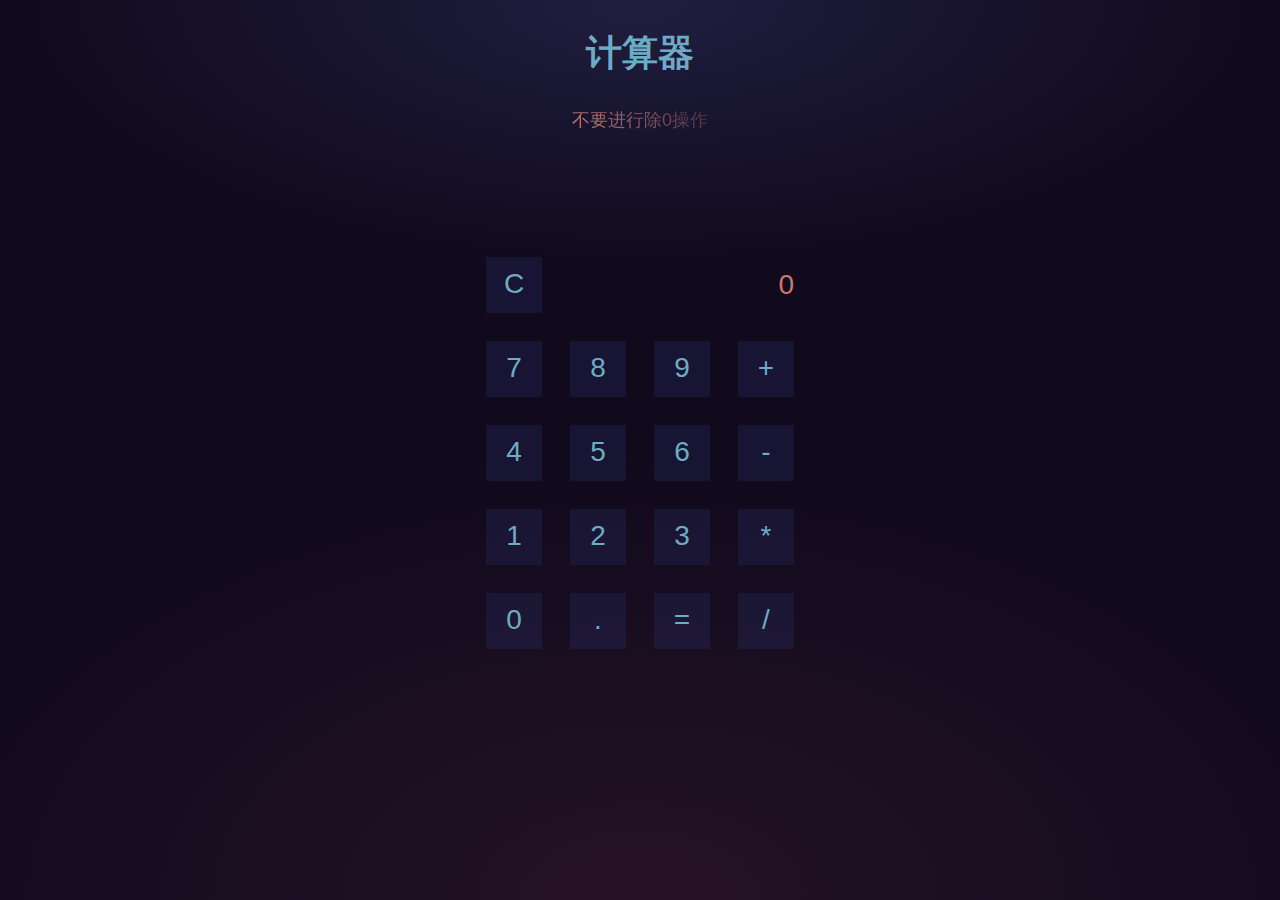
<file: calculator.html>
<!DOCTYPE html>
<html lang="zh">
<head>
	<meta charset="UTF-8">
	<meta http-equiv="X-UA-Compatible" content="IE=edge,chrome=1"> 
	<meta name="viewport" content="width=device-width, initial-scale=1.0">
	<title>计算器</title>
	<link rel="stylesheet" type="text/css" href="css/normalize.css">
	<link rel="stylesheet" href="css/style.css">
</head>
<body>
	<h1>计算器</h1>
		<p class="warning">不要进行除0操作</p>

		<div id="calculator" class="calculator">

		  <button id="clear" class="clear">C</button>

		  <div id="viewer" class="viewer">0</div>

		  <button class="num" data-num="7">7</button>
		  <button class="num" data-num="8">8</button>
		  <button class="num" data-num="9">9</button>
		  <button data-ops="加上" class="ops">+</button>

		  <button class="num" data-num="4">4</button>
		  <button class="num" data-num="5">5</button>
		  <button class="num" data-num="6">6</button>
		  <button data-ops="减去" class="ops">-</button>

		  <button class="num" data-num="1">1</button>
		  <button class="num" data-num="2">2</button>
		  <button class="num" data-num="3">3</button>
		  <button data-ops="乘以" class="ops">*</button>

		  <button class="num" data-num="0">0</button>
		  <button class="num" data-num=".">.</button>
		  <button id="equals" class="equals" data-result="">=</button>
		  <button data-ops="除以" class="ops">/</button>
		</div>

		<button id="reset" class="reset">Reset Universe?</button>
	
	<script src="js/calculator.js" type="text/javascript"></script>
</body>
</html>
</file>
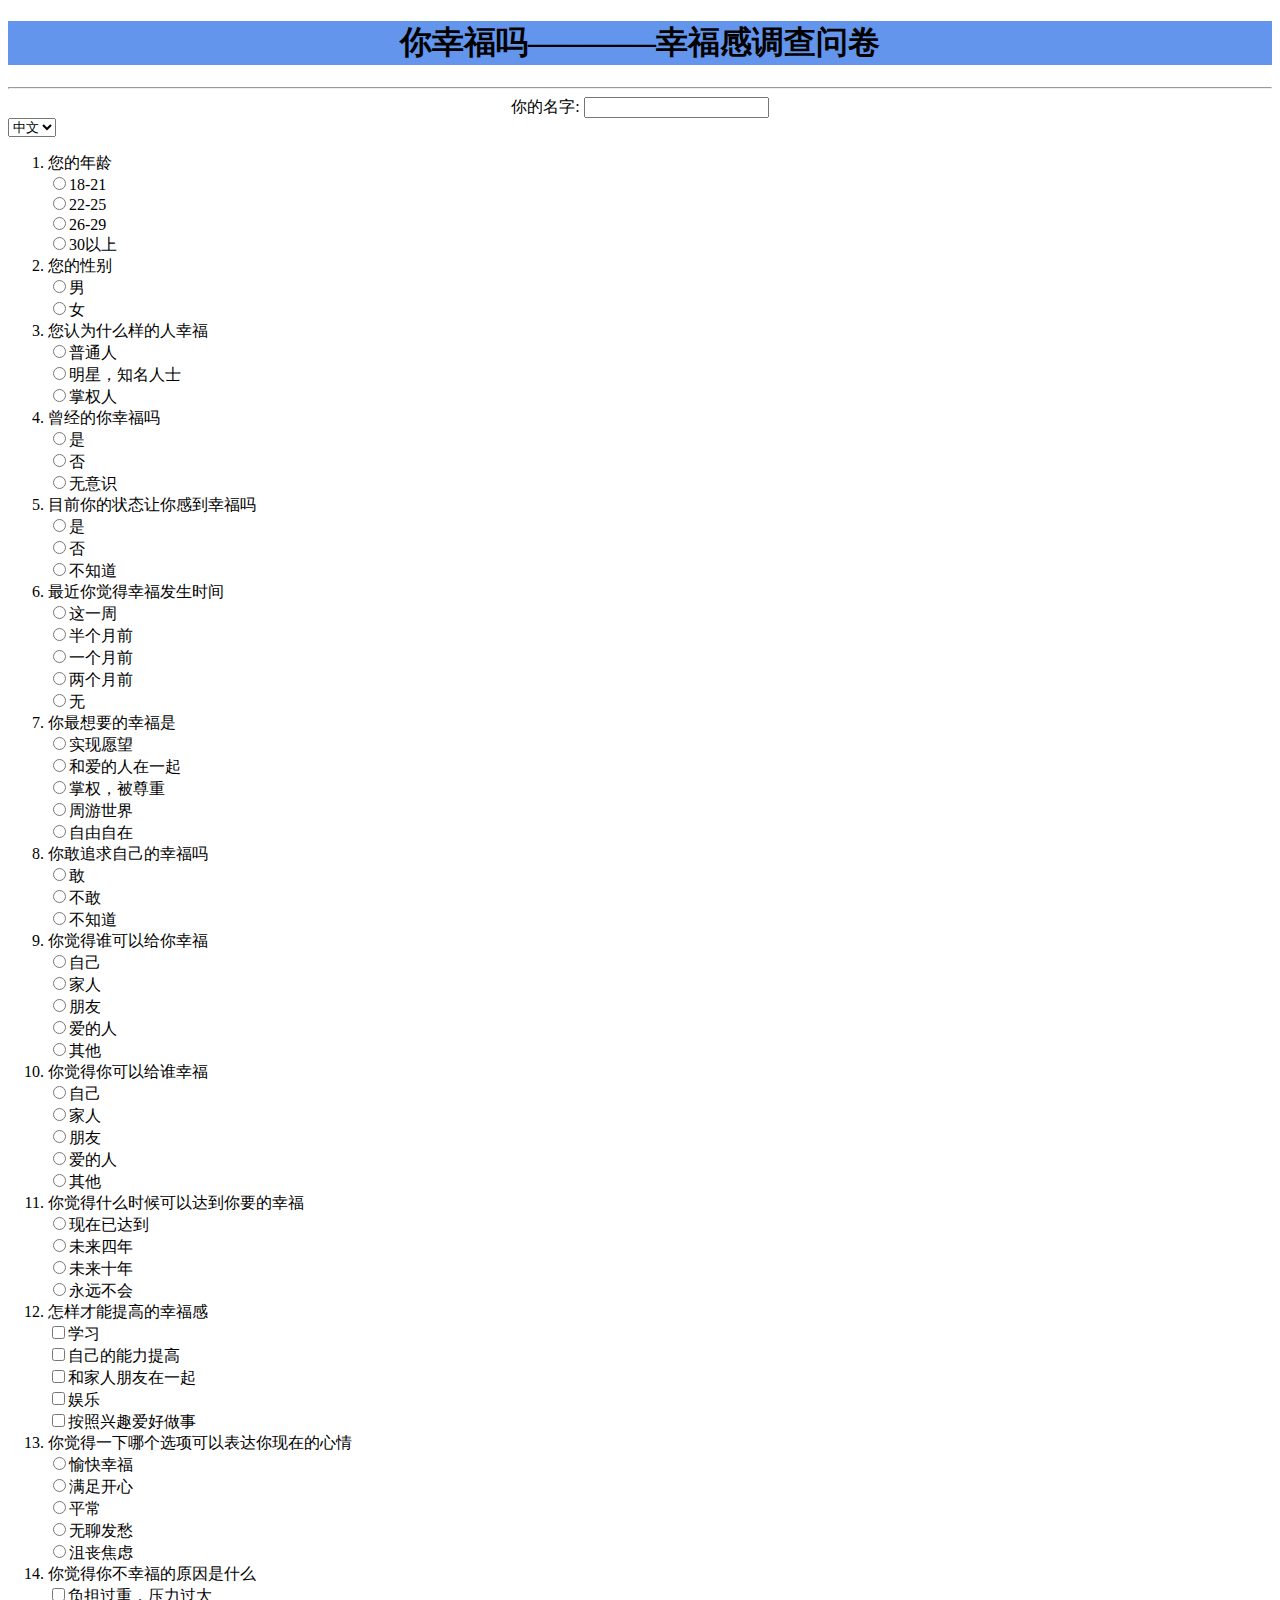
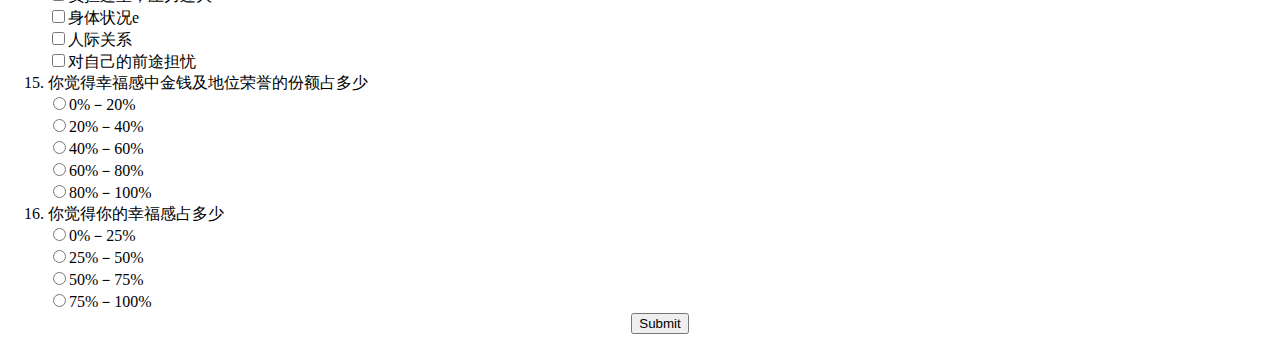
<file: Questionary.html>
<!DOCTYPE html>
<html>
<head>
<meta charset="utf-8">
<title>调查表</title>
</head>
<body>
<h1 align="center" style="background-color:#6495ED">你幸福吗————幸福感调查问卷</h1>
<hr>
<form align="center">
你的名字: <input type="text" name="firstname"><br>
</form>
<select name="cars">
<option value="volvo">中文</option>
<option value="saab">英文</option>
<option value="fiat">日文</option>
</select>
<ol>
  <li>您的年龄</li>
  <form action="">
<input type="radio" name="sex" value="male">18-21<br>
<input type="radio" name="sex" value="male">22-25<br>
<input type="radio" name="sex" value="male">26-29<br>
<input type="radio" name="sex" value="male">30以上<br>
</form> 
  <li>您的性别</li>
  <form action="">
<input type="radio" name="sex" value="male">男<br>
<input type="radio" name="sex" value="male">女<br>
</form> 
  <li>您认为什么样的人幸福</li>
  <form action="">
<input type="radio" name="sex" value="male">普通人<br>
<input type="radio" name="sex" value="male">明星，知名人士<br>
<input type="radio" name="sex" value="male">掌权人<br>
</form> 
  <li>曾经的你幸福吗</li>
  <form action="">
<input type="radio" name="sex" value="male">是<br>
<input type="radio" name="sex" value="male">否<br>
<input type="radio" name="sex" value="male">无意识<br>
</form> 
  <li>目前你的状态让你感到幸福吗</li>
  <form action="">
<input type="radio" name="sex" value="male">是<br>
<input type="radio" name="sex" value="male">否<br>
<input type="radio" name="sex" value="male">不知道<br>
</form> 
  <li>最近你觉得幸福发生时间</li>
  <form action="">
<input type="radio" name="sex" value="male">这一周<br>
<input type="radio" name="sex" value="male">半个月前<br>
<input type="radio" name="sex" value="male">一个月前<br>
<input type="radio" name="sex" value="male">两个月前<br>
<input type="radio" name="sex" value="male">无<br>
</form> 
  <li>你最想要的幸福是</li>
  <form action="">
<input type="radio" name="sex" value="male">实现愿望<br>
<input type="radio" name="sex" value="male">和爱的人在一起<br>
<input type="radio" name="sex" value="male">掌权，被尊重<br>
<input type="radio" name="sex" value="male">周游世界<br>
<input type="radio" name="sex" value="male">自由自在<br>
</form> 
  <li>你敢追求自己的幸福吗</li>
  <form action="">
<input type="radio" name="sex" value="male">敢<br>
<input type="radio" name="sex" value="male">不敢<br>
<input type="radio" name="sex" value="male">不知道<br>
</form> 
  <li>你觉得谁可以给你幸福</li>
  <form action="">
<input type="radio" name="sex" value="male">自己<br>
<input type="radio" name="sex" value="male">家人<br>
<input type="radio" name="sex" value="male">朋友<br>
<input type="radio" name="sex" value="male">爱的人<br>
<input type="radio" name="sex" value="male">其他<br>
</form> 
  <li>你觉得你可以给谁幸福</li>
  <form action="">
<input type="radio" name="sex" value="male">自己<br>
<input type="radio" name="sex" value="male">家人<br>
<input type="radio" name="sex" value="male">朋友<br>
<input type="radio" name="sex" value="male">爱的人<br>
<input type="radio" name="sex" value="male">其他<br>
</form> 
  <li>你觉得什么时候可以达到你要的幸福</li>
  <form action="">
<input type="radio" name="sex" value="male">现在已达到<br>
<input type="radio" name="sex" value="male">未来四年<br>
<input type="radio" name="sex" value="male">未来十年<br>
<input type="radio" name="sex" value="male">永远不会<br>
</form> 
  <li>怎样才能提高的幸福感</li>
  <form action="">
<input type="checkbox" name="vehicle" value="Bike">学习<br>
<input type="checkbox" name="vehicle" value="Bike">自己的能力提高<br>
<input type="checkbox" name="vehicle" value="Bike">和家人朋友在一起<br>
<input type="checkbox" name="vehicle" value="Bike">娱乐<br>
<input type="checkbox" name="vehicle" value="Bike">按照兴趣爱好做事<br>
</form>
  <li>你觉得一下哪个选项可以表达你现在的心情</li>
  <form action="">
<input type="radio" name="sex" value="male">愉快幸福<br>
<input type="radio" name="sex" value="male">满足开心<br>
<input type="radio" name="sex" value="male">平常<br>
<input type="radio" name="sex" value="male">无聊发愁<br>
<input type="radio" name="sex" value="male">沮丧焦虑<br>
</form> 
  <li>你觉得你不幸福的原因是什么</li>
  <form action="">
<input type="checkbox" name="vehicle" value="Bike">负担过重，压力过大<br>
<input type="checkbox" name="vehicle" value="Bike">身体状况e<br>
<input type="checkbox" name="vehicle" value="Bike">人际关系<br>
<input type="checkbox" name="vehicle" value="Bike">对自己的前途担忧<br>
</form>
  <li>你觉得幸福感中金钱及地位荣誉的份额占多少</li>
  <form action="">
<input type="radio" name="sex" value="male">0%－20%<br>
<input type="radio" name="sex" value="male">20%－40%<br>
<input type="radio" name="sex" value="male">40%－60%<br>
<input type="radio" name="sex" value="male">60%－80%<br>
<input type="radio" name="sex" value="male">80%－100%<br>
</form> 
  <li>你觉得你的幸福感占多少</li>
  <form action="">
<input type="radio" name="sex" value="male">0%－25%<br>
<input type="radio" name="sex" value="male">25%－50%<br>
<input type="radio" name="sex" value="male">50%－75%<br>
<input type="radio" name="sex" value="male">75%－100%<br>
</form> 
<form align="center" name="input" action="html_form_action.php" method="get">
<input  type="submit" value="Submit">
</form>
</ol>
</body>
</html>
</file>
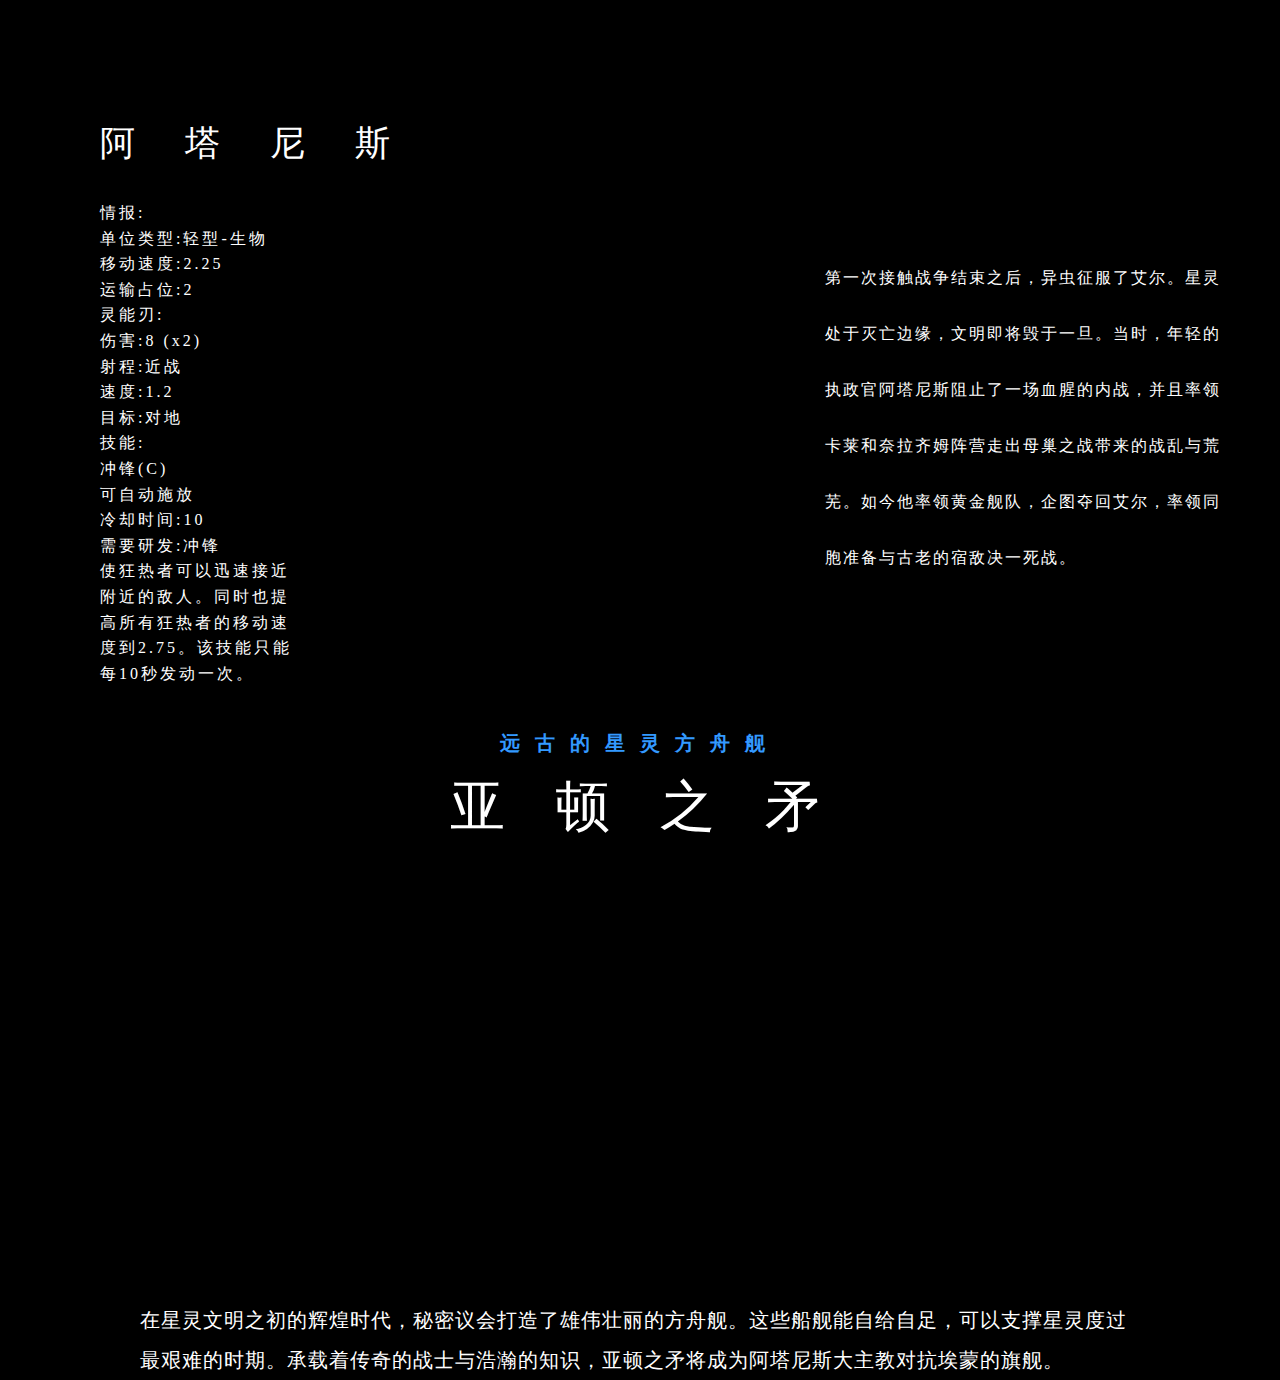
<file: version.html>
<!DOCTYPE html>
<html>
<head>
	<title>版本介绍</title>
	<meta charset="utf-8">
	<style type="text/css">
	body
	{
		background-color: black;
	}
	#firstvideo
	{
		width: 100%;
		height: 700px;
	}
	#secondvideo
	{
		width: 100%;
	}
	#text
	{
		position: absolute;
		top: 250px;
		left: 825px;
		width: 400px;
		height: 700px;
		color: white;
		line-height: 350%;
		letter-spacing: 2px;
	}
	#name
	{
		position: absolute;
		top: 100px;
		left: 100px;
		color: white;
		text-align: center;
		letter-spacing: 50px;
		line-height: 250%;
		font-size: 35px;
	}
	#infor
	{
		position: absolute;
		top: 200px;
		left: 100px;
		color: white;
		width: 200px;
		letter-spacing: 3px;
		line-height: 160%;
	}
	#ship
	{
		position: absolute;
		top: 730px;
		left: 500px;
		color: #3399ff;
		font-size: 20px;
		font-weight: 800;
		letter-spacing: 15px;
	}
	#name_of_ship
	{
		position: absolute;
		top: 770px;
		left: 450px;
		color: white;
		font-size: 55px;
		letter-spacing: 50px;
	}
	#text2
	{
		position: absolute;
		left: 140px;
		bottom: -600px;
		width: 1000px;
		color: white;
		font-size: 20px;
		letter-spacing: 1px;
		line-height: 40px;
	}
	#screen
		{
			position: absolute;
			left: 0px;
			top: 0px;
			width: 1324px;
			height: 780px;
		}
	</style>
</head>
<body>
<div id="screen">
	<video autoplay loop="loop" id="firstvideo">
	<source src="http://sc2.nos.netease.com/1/style/images/minisite/legacy-of-the-void/artanis-large.webm" type="video/webm">
</video>
<video autoplay loop="loop" id="secondvideo">
	<source src="http://sc2.nos.netease.com/1/style/images/minisite/legacy-of-the-void/spear-video.webm" type="video/webm">
</video>
<div id="text">
	第一次接触战争结束之后，异虫征服了艾尔。星灵处于灭亡边缘，文明即将毁于一旦。当时，年轻的执政官阿塔尼斯阻止了一场血腥的内战，并且率领卡莱和奈拉齐姆阵营走出母巢之战带来的战乱与荒芜。如今他率领黄金舰队，企图夺回艾尔，率领同胞准备与古老的宿敌决一死战。
</div>
<div id="name">
		阿塔尼斯
</div>
<div id="infor">
	情报:<br>
	单位类型:轻型-生物<br>
	移动速度:2.25<br>
	运输占位:2<br>
	灵能刃:<br>
	伤害:8 (x2)<br>
	射程:近战<br>
	速度:1.2<br>
	目标:对地<br>
	技能:<br>
	冲锋(C)<br>
	可自动施放<br>
	冷却时间:10<br>
	需要研发:冲锋<br>
	使狂热者可以迅速接近附近的敌人。同时也提高所有狂热者的移动速度到2.75。该技能只能每10秒发动一次。
</div>
<div id="ship">
	远古的星灵方舟舰
</div>
<div id="name_of_ship">
	 亚顿之矛
</div>
<div id="text2">
	在星灵文明之初的辉煌时代，秘密议会打造了雄伟壮丽的方舟舰。这些船舰能自给自足，可以支撑星灵度过最艰难的时期。承载着传奇的战士与浩瀚的知识，亚顿之矛将成为阿塔尼斯大主教对抗埃蒙的旗舰。
</div>
</div>
</body>
</html>
</file>
<file: css/style.css>
html {
  background: #100a1c;
  background-image: -webkit-radial-gradient(50% 30% ellipse at center top, #201e40 0%, rgba(0, 0, 0, 0) 100%), -webkit-radial-gradient(60% 50% ellipse at center bottom, #261226 0%, #100a1c 100%);
  background-image: radial-gradient(50% 30% ellipse at center top, #201e40 0%, rgba(0, 0, 0, 0) 100%), radial-gradient(60% 50% ellipse at center bottom, #261226 0%, #100a1c 100%);
  background-attachment: fixed;
  color: #6cacc5;
}

body {
  color: #6cacc5;
  font: 300 18px/1.6 "Source Sans Pro",sans-serif;
  margin: 0;
  /*padding: 5em 0 2em;*/
  text-align: center;
}

h2 {
  font-weight: 300;
  margin: 0;
}

/* Gradient text only on Webkit */
.warning {
  background: -webkit-linear-gradient(45deg, #c97874 10%, #463042 90%);
  -webkit-background-clip: text;
  -webkit-text-fill-color: transparent;
  color: #8c5059;
  font-weight: 400;
  margin: 0 auto 6em;
  max-width: 9em;
}

.calculator {
  font-size: 28px;
  margin: 0 auto;
  width: 10em;
}
.calculator::before, .calculator::after {
  content: " ";
  display: table;
}
.calculator::after {
  clear: both;
}

/* Calculator after dividing by zero */
.broken {
  -webkit-animation: broken 2s;
          animation: broken 2s;
  -webkit-transform: translate3d(0, -2000px, 0);
          transform: translate3d(0, -2000px, 0);
  opacity: 0;
}

.viewer {
  color: #c97874;
  float: left;
  line-height: 3em;
  text-align: right;
  text-overflow: ellipsis;
  overflow: hidden;
  width: 7.5em;
  height: 3em;
}

button {
  border: 0;
  background: rgba(42, 50, 113, 0.28);
  color: #6cacc5;
  cursor: pointer;
  float: left;
  font: inherit;
  margin: 0.25em;
  width: 2em;
  height: 2em;
  -webkit-transition: all 0.5s;
  transition: all 0.5s;
}
button:hover {
  background: #201e40;
}
button:focus {
  outline: 0;
  /* The value fade-ins that appear */
}
button:focus::after {
  -webkit-animation: zoom 1s;
          animation: zoom 1s;
  -webkit-animation-iteration-count: 1;
          animation-iteration-count: 1;
  -webkit-animation-fill-mode: both;
          animation-fill-mode: both;
  content: attr(data-num);
  cursor: default;
  font-size: 100px;
  position: absolute;
  top: 1.5em;
  left: 50%;
  text-align: center;
  margin-left: -24px;
  opacity: 0;
  width: 48px;
}

/* Same as above, modified for operators */
.ops:focus::after {
  content: attr(data-ops);
  margin-left: -210px;
  width: 420px;
}

/* Same as above, modified for result */
.equals:focus::after {
  content: attr(data-result);
  margin-left: -300px;
  width: 600px;
}

/* Reset button */
.reset {
  background: rgba(201, 120, 116, 0.28);
  color: #c97874;
  font-weight: 400;
  margin-left: -77px;
  padding: 0.5em 1em;
  position: absolute;
  top: -20em;
  left: 50%;
  width: auto;
  height: auto;
  /* When button is revealed */
}
.reset:hover {
  background: #c97874;
  color: #100a1c;
}
.reset.show {
  top: 20em;
  -webkit-animation: fadein 4s;
          animation: fadein 4s;
}

/* Animations */
/* Values that appear onclick */
@-webkit-keyframes zoom {
  0% {
    -webkit-transform: scale(0.2);
            transform: scale(0.2);
    opacity: 1;
  }
  70% {
    -webkit-transform: scale(1);
            transform: scale(1);
  }
  100% {
    opacity: 0;
  }
}
@keyframes zoom {
  0% {
    -webkit-transform: scale(0.2);
            transform: scale(0.2);
    opacity: 1;
  }
  70% {
    -webkit-transform: scale(1);
            transform: scale(1);
  }
  100% {
    opacity: 0;
  }
}
/* Division by zero animation */
@-webkit-keyframes broken {
  0% {
    -webkit-transform: translate3d(0, 0, 0);
            transform: translate3d(0, 0, 0);
    opacity: 1;
  }
  5% {
    -webkit-transform: rotate(5deg);
            transform: rotate(5deg);
  }
  15% {
    -webkit-transform: rotate(-5deg);
            transform: rotate(-5deg);
  }
  20% {
    -webkit-transform: rotate(5deg);
            transform: rotate(5deg);
  }
  25% {
    -webkit-transform: rotate(-5deg);
            transform: rotate(-5deg);
  }
  50% {
    -webkit-transform: rotate(45deg);
            transform: rotate(45deg);
  }
  70% {
    -webkit-transform: translate3d(0, 2000px, 0);
            transform: translate3d(0, 2000px, 0);
    opacity: 1;
  }
  75% {
    opacity: 0;
  }
  100% {
    -webkit-transform: translate3d(0, -2000px, 0);
            transform: translate3d(0, -2000px, 0);
  }
}
@keyframes broken {
  0% {
    -webkit-transform: translate3d(0, 0, 0);
            transform: translate3d(0, 0, 0);
    opacity: 1;
  }
  5% {
    -webkit-transform: rotate(5deg);
            transform: rotate(5deg);
  }
  15% {
    -webkit-transform: rotate(-5deg);
            transform: rotate(-5deg);
  }
  20% {
    -webkit-transform: rotate(5deg);
            transform: rotate(5deg);
  }
  25% {
    -webkit-transform: rotate(-5deg);
            transform: rotate(-5deg);
  }
  50% {
    -webkit-transform: rotate(45deg);
            transform: rotate(45deg);
  }
  70% {
    -webkit-transform: translate3d(0, 2000px, 0);
            transform: translate3d(0, 2000px, 0);
    opacity: 1;
  }
  75% {
    opacity: 0;
  }
  100% {
    -webkit-transform: translate3d(0, -2000px, 0);
            transform: translate3d(0, -2000px, 0);
  }
}
/* Reset button fadein */
@-webkit-keyframes fadein {
  0% {
    top: 20em;
    opacity: 0;
  }
  50% {
    opacity: 0;
  }
  100% {
    opacity: 1;
  }
}
@keyframes fadein {
  0% {
    top: 20em;
    opacity: 0;
  }
  50% {
    opacity: 0;
  }
  100% {
    opacity: 1;
  }
}
@media (min-width: 420px) {
  .calculator {
    width: 12em;
  }

  .viewer {
    width: 8.5em;
  }

  button {
    margin: 0.5em;
  }
}
</file>
